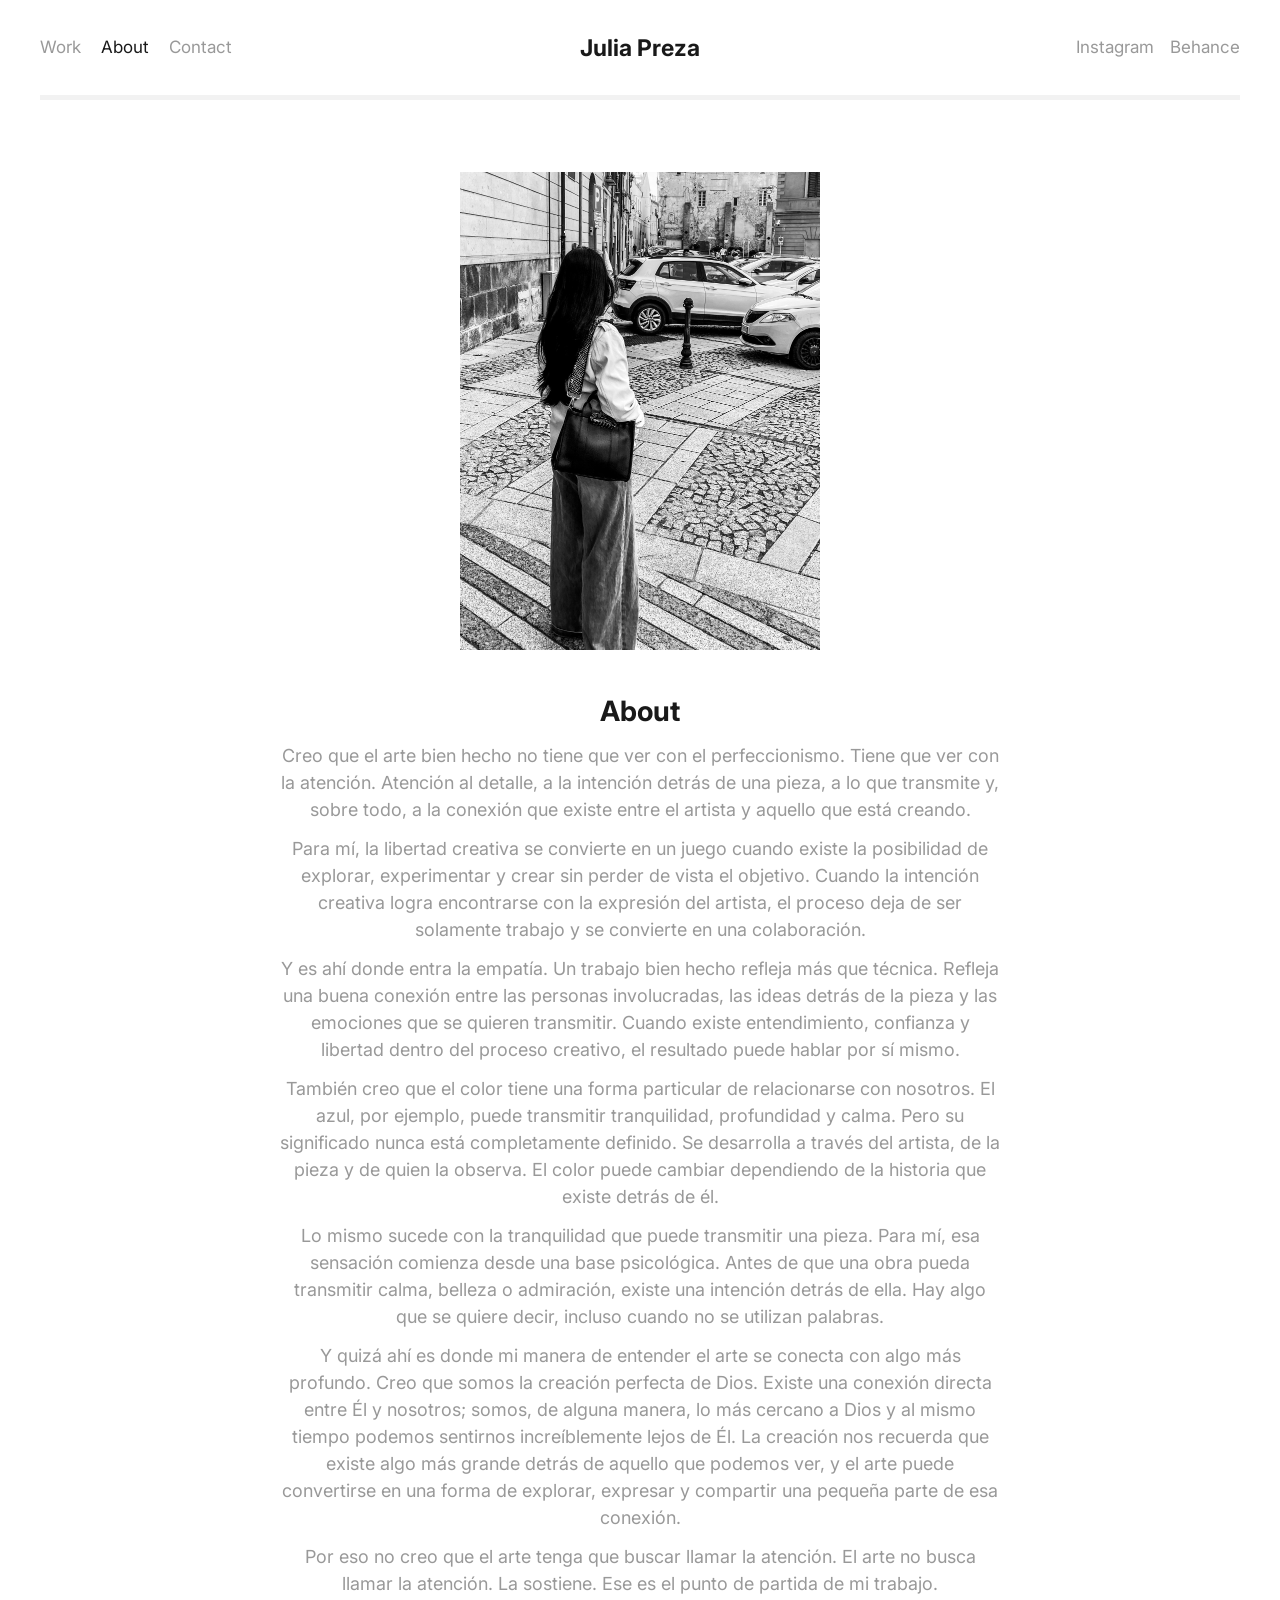
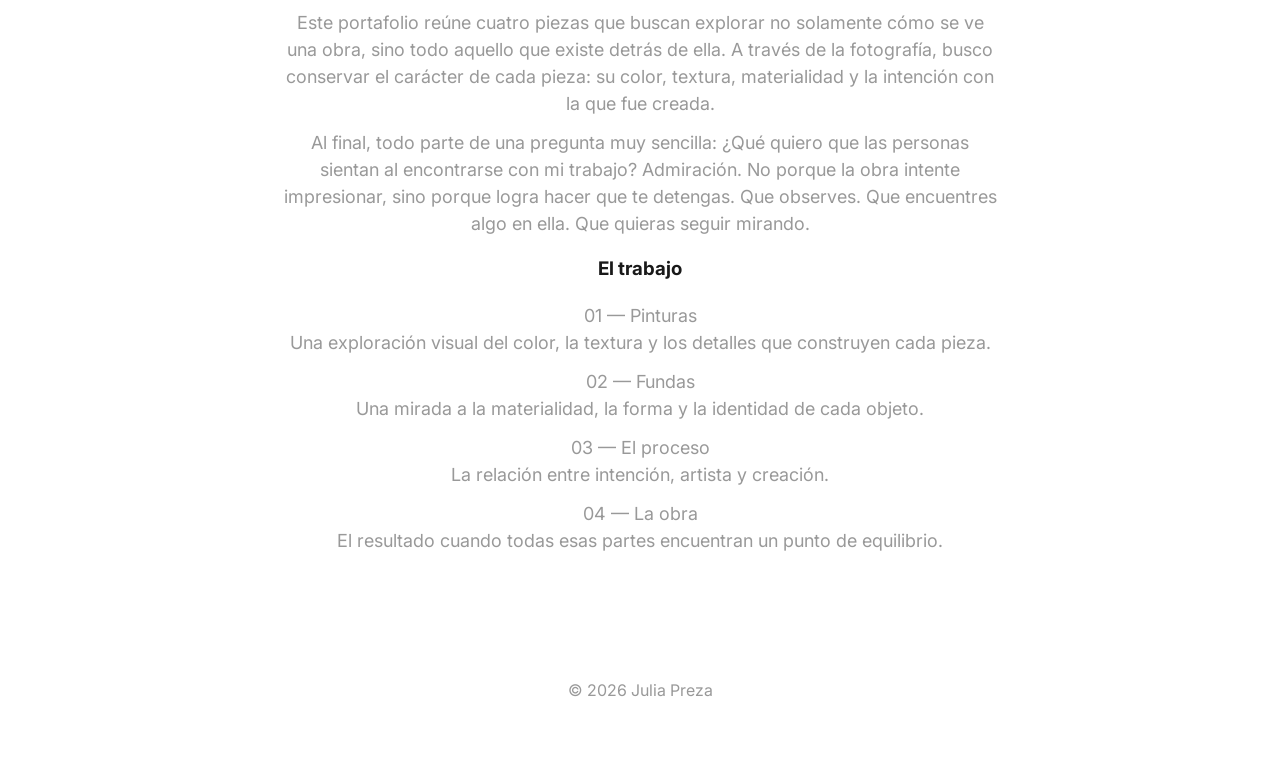
<file: about.html>
<!DOCTYPE html>
<html lang="es">
  <head>
    <meta charset="UTF-8" />
    <meta name="viewport" content="width=device-width, initial-scale=1.0" />
    <meta name="description" content="Sobre Julia Preza y su enfoque creativo." />
    <title>About | Julia Preza</title>
    <link rel="preconnect" href="https://fonts.googleapis.com" />
    <link rel="preconnect" href="https://fonts.gstatic.com" crossorigin />
    <link href="https://fonts.googleapis.com/css2?family=Inter:wght@400;500;700&display=swap" rel="stylesheet" />
    <link rel="stylesheet" href="styles.css" />
  </head>
  <body>
    <div class="site-wrap">
      <div class="site-content">
        <header class="site-header">
          <nav class="nav-container" aria-label="Navegación principal">
            <div class="gallery-title"><a href="index.html#work">Work</a></div>
            <div class="page-title"><a href="about.html" class="active">About</a></div>
            <div class="page-title"><a href="index.html#contact">Contact</a></div>
          </nav>

          <div class="logo-wrap">
            <div class="logo">
              <a href="index.html#work">Julia Preza</a>
            </div>
          </div>

          <div class="social" aria-label="Redes sociales">
            <ul>
              <li><a href="index.html#contact">Instagram</a></li>
              <li><a href="index.html#contact">Behance</a></li>
            </ul>
          </div>
        </header>

        <main>
          <section class="about">
            <div class="about-image-wrap">
              <img src="img/juliaa.jpg" alt="Julia Preza" loading="lazy" />
            </div>
            <h2>About</h2>
            <p>Creo que el arte bien hecho no tiene que ver con el perfeccionismo. Tiene que ver con la atención. Atención al detalle, a la intención detrás de una pieza, a lo que transmite y, sobre todo, a la conexión que existe entre el artista y aquello que está creando.</p>
            <p>Para mí, la libertad creativa se convierte en un juego cuando existe la posibilidad de explorar, experimentar y crear sin perder de vista el objetivo. Cuando la intención creativa logra encontrarse con la expresión del artista, el proceso deja de ser solamente trabajo y se convierte en una colaboración.</p>
            <p>Y es ahí donde entra la empatía. Un trabajo bien hecho refleja más que técnica. Refleja una buena conexión entre las personas involucradas, las ideas detrás de la pieza y las emociones que se quieren transmitir. Cuando existe entendimiento, confianza y libertad dentro del proceso creativo, el resultado puede hablar por sí mismo.</p>
            <p>También creo que el color tiene una forma particular de relacionarse con nosotros. El azul, por ejemplo, puede transmitir tranquilidad, profundidad y calma. Pero su significado nunca está completamente definido. Se desarrolla a través del artista, de la pieza y de quien la observa. El color puede cambiar dependiendo de la historia que existe detrás de él.</p>
            <p>Lo mismo sucede con la tranquilidad que puede transmitir una pieza. Para mí, esa sensación comienza desde una base psicológica. Antes de que una obra pueda transmitir calma, belleza o admiración, existe una intención detrás de ella. Hay algo que se quiere decir, incluso cuando no se utilizan palabras.</p>
            <p>Y quizá ahí es donde mi manera de entender el arte se conecta con algo más profundo. Creo que somos la creación perfecta de Dios. Existe una conexión directa entre Él y nosotros; somos, de alguna manera, lo más cercano a Dios y al mismo tiempo podemos sentirnos increíblemente lejos de Él. La creación nos recuerda que existe algo más grande detrás de aquello que podemos ver, y el arte puede convertirse en una forma de explorar, expresar y compartir una pequeña parte de esa conexión.</p>
            <p>Por eso no creo que el arte tenga que buscar llamar la atención. El arte no busca llamar la atención. La sostiene. Ese es el punto de partida de mi trabajo.</p>
            <p>Este portafolio reúne cuatro piezas que buscan explorar no solamente cómo se ve una obra, sino todo aquello que existe detrás de ella. A través de la fotografía, busco conservar el carácter de cada pieza: su color, textura, materialidad y la intención con la que fue creada.</p>
            <p>Al final, todo parte de una pregunta muy sencilla: ¿Qué quiero que las personas sientan al encontrarse con mi trabajo? Admiración. No porque la obra intente impresionar, sino porque logra hacer que te detengas. Que observes. Que encuentres algo en ella. Que quieras seguir mirando.</p>
            <h3>El trabajo</h3>
            <p>01 — Pinturas<br />Una exploración visual del color, la textura y los detalles que construyen cada pieza.</p>
            <p>02 — Fundas<br />Una mirada a la materialidad, la forma y la identidad de cada objeto.</p>
            <p>03 — El proceso<br />La relación entre intención, artista y creación.</p>
            <p>04 — La obra<br />El resultado cuando todas esas partes encuentran un punto de equilibrio.</p>
          </section>
        </main>

        <footer class="site-footer">
          <p>© 2026 Julia Preza</p>
        </footer>
      </div>
    </div>
    <script src="script.js"></script>
  </body>
</html>
</file>
<file: styles.css>
:root {
  --text: #191919;
  --muted: #999999;
  --line: #f2f2f2;
  --overlay: rgba(25, 25, 25, 0.55);
}

* {
  box-sizing: border-box;
}

html {
  scroll-behavior: smooth;
}

body {
  margin: 0;
  font-family: "Inter", "Avenir Next", "Helvetica Neue", Arial, sans-serif;
  color: var(--text);
  background: #ffffff;
  line-height: 1.5;
}

a {
  color: inherit;
  text-decoration: none;
  transition: color 0.2s ease, background-color 0.2s ease;
}

img {
  display: block;
  width: 100%;
  height: auto;
}

.site-wrap {
  padding: 0 2%;
}

.site-content {
  max-width: 1200px;
  margin: 0 auto;
}

.site-header {
  display: flex;
  align-items: center;
  justify-content: space-between;
  height: 100px;
  border-bottom: 5px solid var(--line);
  padding: 30px 0;
}

.nav-container {
  display: flex;
  gap: 20px;
  flex: 1;
}

.nav-container a,
.social a {
  font-size: 17px;
  color: var(--muted);
}

.nav-container a:hover,
.nav-container a.active,
.social a:hover {
  color: var(--text);
}

.logo-wrap {
  flex: 1;
  text-align: center;
}

.logo {
  font-size: 23px;
  font-weight: 700;
  line-height: 30px;
}

.social {
  flex: 1;
  text-align: right;
}

.social ul {
  display: flex;
  justify-content: flex-end;
  gap: 16px;
  list-style: none;
  margin: 0;
  padding: 0;
}

.masthead {
  text-align: center;
  padding: 110px 0 100px;
}

.masthead-contents {
  max-width: 800px;
  margin: 0 auto;
}

.masthead h1 {
  margin: 0 0 15px;
  font-size: 60px;
  line-height: 60px;
  font-weight: 700;
}

.masthead p {
  margin: 0;
  font-size: 20px;
  line-height: 28px;
  color: var(--muted);
}

.project-covers {
  display: grid;
  gap: 20px;
  padding-bottom: 20px;
  grid-template-columns: 1fr;
}

.project-cover {
  position: relative;
  display: block;
  overflow: hidden;
  min-height: 350px;
  background: #f8f8f8;
}

  .project-cover:nth-child(2n) .details-wrap {
    left: 0;
    right: auto;
  }

.cover-image-wrap {
  position: relative;
  width: 100%;
  aspect-ratio: 16 / 9;
  height: auto;
  background: transparent;
  transition: background-color 0.2s ease;
}

.cover-image-wrap img {
  width: 100%;
  height: 100%;
  object-fit: cover;
}

.details-wrap {
  position: absolute;
  top: 0;
  right: 0;
  width: 40%;
  height: 100%;
  padding: 0;
}

.details {
  display: flex;
  align-items: center;
  justify-content: center;
  width: 100%;
  height: 100%;
  background: #f2f2f2;
  transition: background 0.2s ease;
}

.details-inner {
  text-align: center;
  padding: 6% 8%;
}

.title {
  font-size: 20px;
  font-weight: 500;
  margin-bottom: 4px;
}

.date {
  color: var(--muted);
  font-size: 14px;
}

.project-cover:hover .details {
  background: var(--text);
}

.project-cover:hover .title,
.project-cover:hover .date {
  color: #ffffff;
}

.project-cover:hover .cover-image-wrap::after {
  background: var(--overlay);
}

.project-modal {
  position: fixed;
  inset: 0;
  display: none !important;
  align-items: center;
  justify-content: center;
  background: rgba(0, 0, 0, 0.85);
  padding: 24px;
  z-index: 1000;
  visibility: hidden;
  opacity: 0;
  pointer-events: none;
  transition: opacity 0.24s ease, visibility 0.24s ease;
}

.project-modal.active {
  display: flex !important;
  visibility: visible;
  opacity: 1;
  pointer-events: auto;
}

.project-modal-content {
  position: relative;
  width: min(1100px, 100%);
  max-height: 95vh;
  overflow: hidden;
  background: #111;
  border-radius: 20px;
  padding: 20px;
}

.project-gallery {
  display: grid;
  gap: 16px;
  grid-template-columns: repeat(auto-fit, minmax(260px, 1fr));
  align-items: stretch;
}

.project-gallery a {
  display: block;
  overflow: hidden;
  border-radius: 16px;
}

.project-gallery img {
  width: 100%;
  height: 100%;
  object-fit: cover;
  aspect-ratio: 4 / 3;
  display: block;
  transition: transform 0.25s ease;
}

.project-gallery a:hover img {
  transform: scale(1.03);
}

.project-detail-page {
  display: grid;
  gap: 24px;
  max-width: 1100px;
  margin: 0 auto;
  padding: 48px 0;
}

.back-link {
  display: inline-block;
  color: var(--text);
  text-decoration: none;
  font-weight: 600;
  margin-bottom: 16px;
}

@media (max-width: 860px) {
  .project-modal-content {
    width: 100%;
    max-height: 90vh;
    padding: 16px;
  }

  .project-gallery {
    grid-template-columns: 1fr;
  }

  .project-gallery img {
    aspect-ratio: auto;
    height: auto;
  }
}

.project-detail-thumbs {
  display: grid;
  gap: 14px;
  grid-template-columns: repeat(auto-fit, minmax(100px, 1fr));
}

.project-detail-thumb {
  border: 2px solid transparent;
  padding: 0;
  background: none;
  cursor: pointer;
  transition: border-color 0.2s ease, transform 0.2s ease;
  border-radius: 14px;
  overflow: hidden;
}

.project-detail-thumb img {
  display: block;
  width: 100%;
  height: 100%;
  object-fit: cover;
}

.project-detail-thumb.active,
.project-detail-thumb:hover {
  border-color: var(--text);
  transform: translateY(-2px);
}

.project-detail-thumb[aria-selected="true"] {
  border-color: var(--text);
}

@media (min-width: 860px) {
  .project-detail {
    grid-template-columns: 1.6fr 1fr;
    align-items: start;
  }

  .project-detail-thumbs {
    gap: 16px;
  }
}

.about,
.contact {
  padding: 72px 0 32px;
  max-width: 720px;
}

.about {
  margin: 0 auto;
  text-align: center;
}

.about-image-wrap {
  width: 50%;
  max-width: 480px;
  margin: 0 auto 40px;
}

.about-image-wrap img {
  width: 100%;
  height: auto;
  display: block;
}

.about h2,
.contact h2 {
  margin-bottom: 10px;
  font-size: 28px;
}

.about p,
.contact p {
  margin: 0 0 12px;
  color: var(--muted);
  font-size: 18px;
}

.contact a {
  display: inline-block;
  margin-top: 8px;
  color: var(--text);
  font-weight: 600;
}

.site-footer {
  padding: 64px 0 40px;
  color: var(--muted);
  text-align: center;
}

@media (max-width: 1024px) {
  .site-header {
    flex-wrap: wrap;
    height: auto;
    padding: 20px 0;
  }

  .nav-container {
    order: 1;
    width: 100%;
    justify-content: center;
    flex-wrap: wrap;
    gap: 12px;
  }

  .logo-wrap {
    order: 2;
    width: 100%;
    margin: 12px 0;
  }

  .social {
    order: 3;
    width: 100%;
    text-align: center;
  }

  .social ul {
    justify-content: center;
  }

  .masthead {
    padding: 64px 0 56px;
  }

  .masthead h1 {
    font-size: 34px;
    line-height: 40px;
  }

  .masthead p {
    font-size: 16px;
    line-height: 24px;
  }

  .project-cover {
    min-height: 0;
  }
}

@media (max-width: 768px) {
  .project-covers {
    grid-template-columns: 1fr;
  }

  .details-wrap {
    width: 100%;
    height: auto;
    top: auto;
    bottom: 0;
  }

  .details {
    min-height: 120px;
  }

  .about {
    padding: 48px 0 16px;
  }

  .about-image-wrap {
    width: 70%;
  }

  .masthead h1 {
    font-size: 28px;
    line-height: 34px;
  }

  .masthead p {
    font-size: 15px;
    line-height: 24px;
  }
}

@media (max-width: 640px) {
  .site-wrap {
    padding: 0 20px;
  }

  .site-header {
    padding: 16px 0;
  }

  .nav-container {
    gap: 10px;
  }

  .masthead {
    padding: 48px 0 40px;
  }

  .masthead h1 {
    font-size: 24px;
    line-height: 30px;
  }

  .masthead p {
    font-size: 14px;
    line-height: 22px;
  }

  .project-cover {
    min-height: 260px;
  }

  .about-image-wrap {
    width: 100%;
    max-width: 100%;
  }

  .about,
  .contact {
    padding: 32px 0;
  }

  .about h2,
  .contact h2 {
    font-size: 24px;
  }
}

.lightbox-overlay {
  position: fixed;
  inset: 0;
  display: none;
  align-items: center;
  justify-content: center;
  background: rgba(0, 0, 0, 0.85);
  padding: 24px;
  z-index: 1000;
}

.lightbox-overlay.active {
  display: flex;
}

.lightbox-overlay img {
  max-width: 95%;
  max-height: 95%;
  border-radius: 14px;
  box-shadow: 0 24px 60px rgba(0, 0, 0, 0.35);
}

.lightbox-close {
  position: absolute;
  top: 24px;
  right: 24px;
  width: 44px;
  height: 44px;
  border: none;
  border-radius: 50%;
  background: rgba(255, 255, 255, 0.92);
  color: #111;
  font-size: 26px;
  cursor: pointer;
}
</file>
